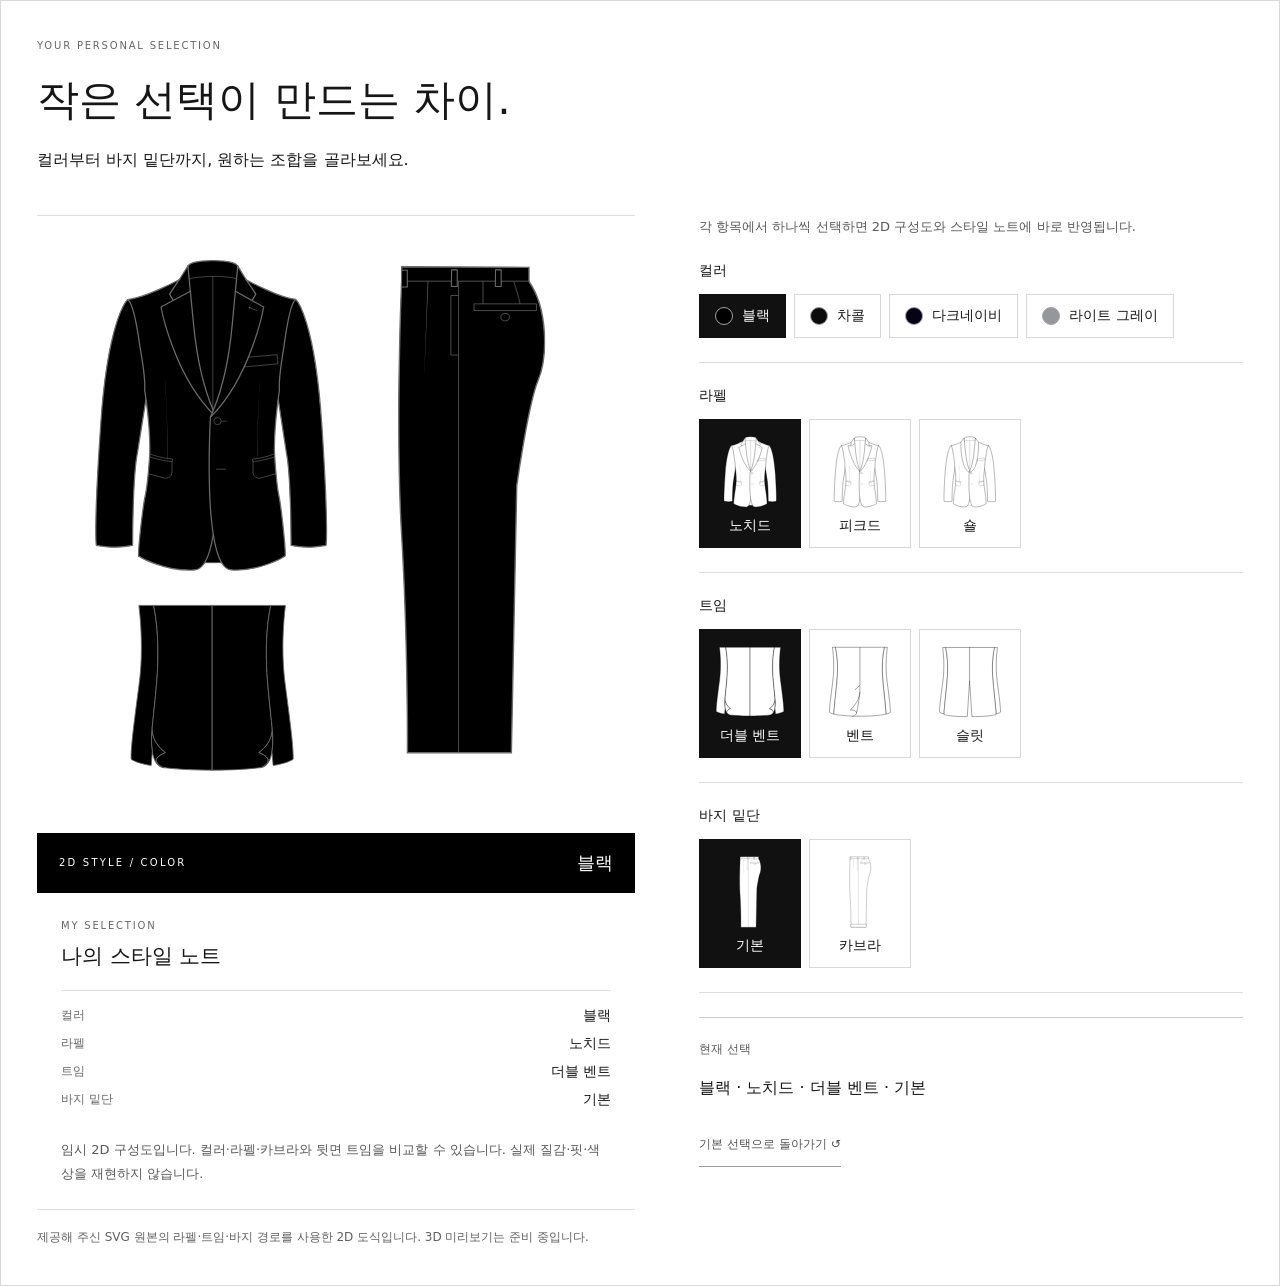
<file: tailoring/src/features/configurator/preview.html>
<!doctype html>
<html lang="ko">
<meta charset="utf-8">
<meta name="viewport" content="width=device-width, initial-scale=1">
<title>스타일 선택 · 검토용 샘플</title>
<link rel="stylesheet" href="./configurator.css">
<style>body { margin: 0; font-family: system-ui, sans-serif; } .configurator-test { padding: 16px 24px; }</style>
<main id="sample"></main>
<script type="module">
  import { mount } from './index.mjs';
  mount(document.querySelector('#sample'));
  if (new URLSearchParams(location.search).has('selftest')) {
    const result = document.createElement('p');
    result.className = 'configurator-test';
    document.body.prepend(result);
    try {
      const { runBrowserChecks } = await import('../../../tests/configurator-browser.test.mjs');
      result.textContent = runBrowserChecks();
    } catch (error) {
      result.textContent = `FAIL: ${error.message}`;
    }
  }
</script>
</html>
</file>
<file: tailoring/src/features/configurator/configurator.css>
.configurator { color: #161616; background: #ffffff; border: 1px solid #d8d8d8; padding: clamp(20px, 3vw, 36px); font-family: inherit; }
.configurator * { box-sizing: border-box; }
.configurator-header { max-width: 760px; margin-bottom: 40px; }
.configurator-eyebrow { font-size: 10px; letter-spacing: .18em; color: #666; margin: 0; }
.configurator h2 { font-size: clamp(28px, 3.3vw, 48px); font-weight: 500; line-height: 1.3; margin: 18px 0; word-break: keep-all; }
.configurator p { line-height: 1.8; }
.configurator-layout { display: grid; grid-template-columns: minmax(0, 1.1fr) minmax(0, 1fr); gap: clamp(28px, 5vw, 72px); }
.configurator-viewport { align-self: start; min-width: 0; background: transparent; padding: 0; }
.configurator-color-study { min-height: 60px; display: flex; flex-wrap: wrap; gap: 12px; justify-content: space-between; align-items: center; padding: 16px 22px; color: #ffffff; }
.configurator-color-study > span:first-child { font-size: 10px; letter-spacing: .22em; }
.configurator-selected-color { font-size: 18px; font-weight: 400; }
.configurator-color-study[data-light="true"] { color: #222222; }
.configurator-selection-card { background: #ffffff; padding: 24px; border-bottom: 1px solid #dedede; }
.configurator-selected-details { display: grid; grid-template-columns: 1fr auto; gap: 10px 20px; padding: 16px 0; margin: 0; border-top: 1px solid #dedede; }
.configurator-selected-details dt { font-size: 12px; color: #676767; }
.configurator-selected-details dd { margin: 0; text-align: right; font-size: 14px; }
.configurator-pending { margin: 17px 0 0; font-size: 12px; color: #606060; }
.configurator-tag { border: 1px solid #747474; padding: 7px 12px; font-size: 12px; }
.configurator h3 { font-size: 21px; font-weight: 400; line-height: 1.5; margin: 6px 0 18px; word-break: keep-all; }
.configurator-note, .configurator-caption { color: #585858; font-size: 13px; }
.configurator-note { margin: 0 0 24px; }
.configurator-group { border: 0; padding: 0 0 24px; margin: 0 0 24px; border-bottom: 1px solid #dcdcdc; display: flex; flex-wrap: wrap; gap: 8px; min-width: 0; }
.configurator-group legend { padding: 0; margin-bottom: 14px; font-size: 14px; font-weight: 500; }
.configurator-choice { position: relative; cursor: pointer; }
.configurator-choice input { position: absolute; opacity: 0; width: 1px; height: 1px; }
.configurator-choice-caption { min-height: 44px; padding: 11px 15px; border: 1px solid #d8d8d8; background: #fff; display: flex; align-items: center; gap: 9px; font-size: 14px; }
.configurator-choice input:checked + .configurator-choice-caption { background: #111111; color: #ffffff; border-color: #111111; }
.configurator-choice input:focus-visible + .configurator-choice-caption { outline: 3px solid #777777; outline-offset: 3px; }
.configurator-color { width: 18px; height: 18px; border-radius: 50%; border: 1px solid #a4a4a4; flex-shrink: 0; }
.configurator-detail-icon { display: block; width: 76px; height: 72px; }
.configurator-detail-icon svg { display: block; width: 100%; height: 100%; }
.configurator-group[data-group="lapel"] .configurator-choice-caption,
.configurator-group[data-group="vent"] .configurator-choice-caption,
.configurator-group[data-group="cuff"] .configurator-choice-caption { flex-direction: column; min-width: 92px; padding: 16px 12px 12px; }
.configurator-summary { padding-top: 20px; margin-top: 24px; border-top: 1px solid #cccccc; }
.configurator-summary > span { font-size: 12px; color: #585858; }
.configurator-summary p { margin-bottom: 0; }
.configurator-reset { background: transparent; border: 0; border-bottom: 1px solid #9a9a9a; padding: 12px 0; margin-top: 20px; font: inherit; font-size: 12px; color: #525252; min-height: 44px; cursor: pointer; }
.configurator-reset:focus-visible { outline: 3px solid #777777; outline-offset: 3px; }
.configurator-choice input:not(:checked) + .configurator-choice-caption:hover { border-color: #777; background: #fff; }
.configurator-controls { min-width: 0; }
.configurator-caption { margin-bottom: 0; }
@media (max-width: 760px) { .configurator-layout { grid-template-columns: 1fr; } .configurator-color-study { min-height: 72px; } .configurator-controls { min-width: 0; } .configurator-selection-card { padding: 20px; } .configurator-detail-icon { width: 65px; height: 64px; } }
@media (forced-colors: active) { .configurator-choice input:checked + .configurator-choice-caption { outline: 2px solid Highlight; } }

.configurator-simulation { background: #fff; border-top: 1px solid #dedede; }
.configurator-suit { display: block; width: 100%; max-width: 580px; height: auto; margin: auto; }
.configurator-view-label { font: 10px Arial, 'Pretendard', sans-serif; fill: #666; text-anchor: middle; }
.configurator-fabric-label { font: 15px Arial, 'Pretendard', sans-serif; fill: #222; text-anchor: middle; }
</file>
